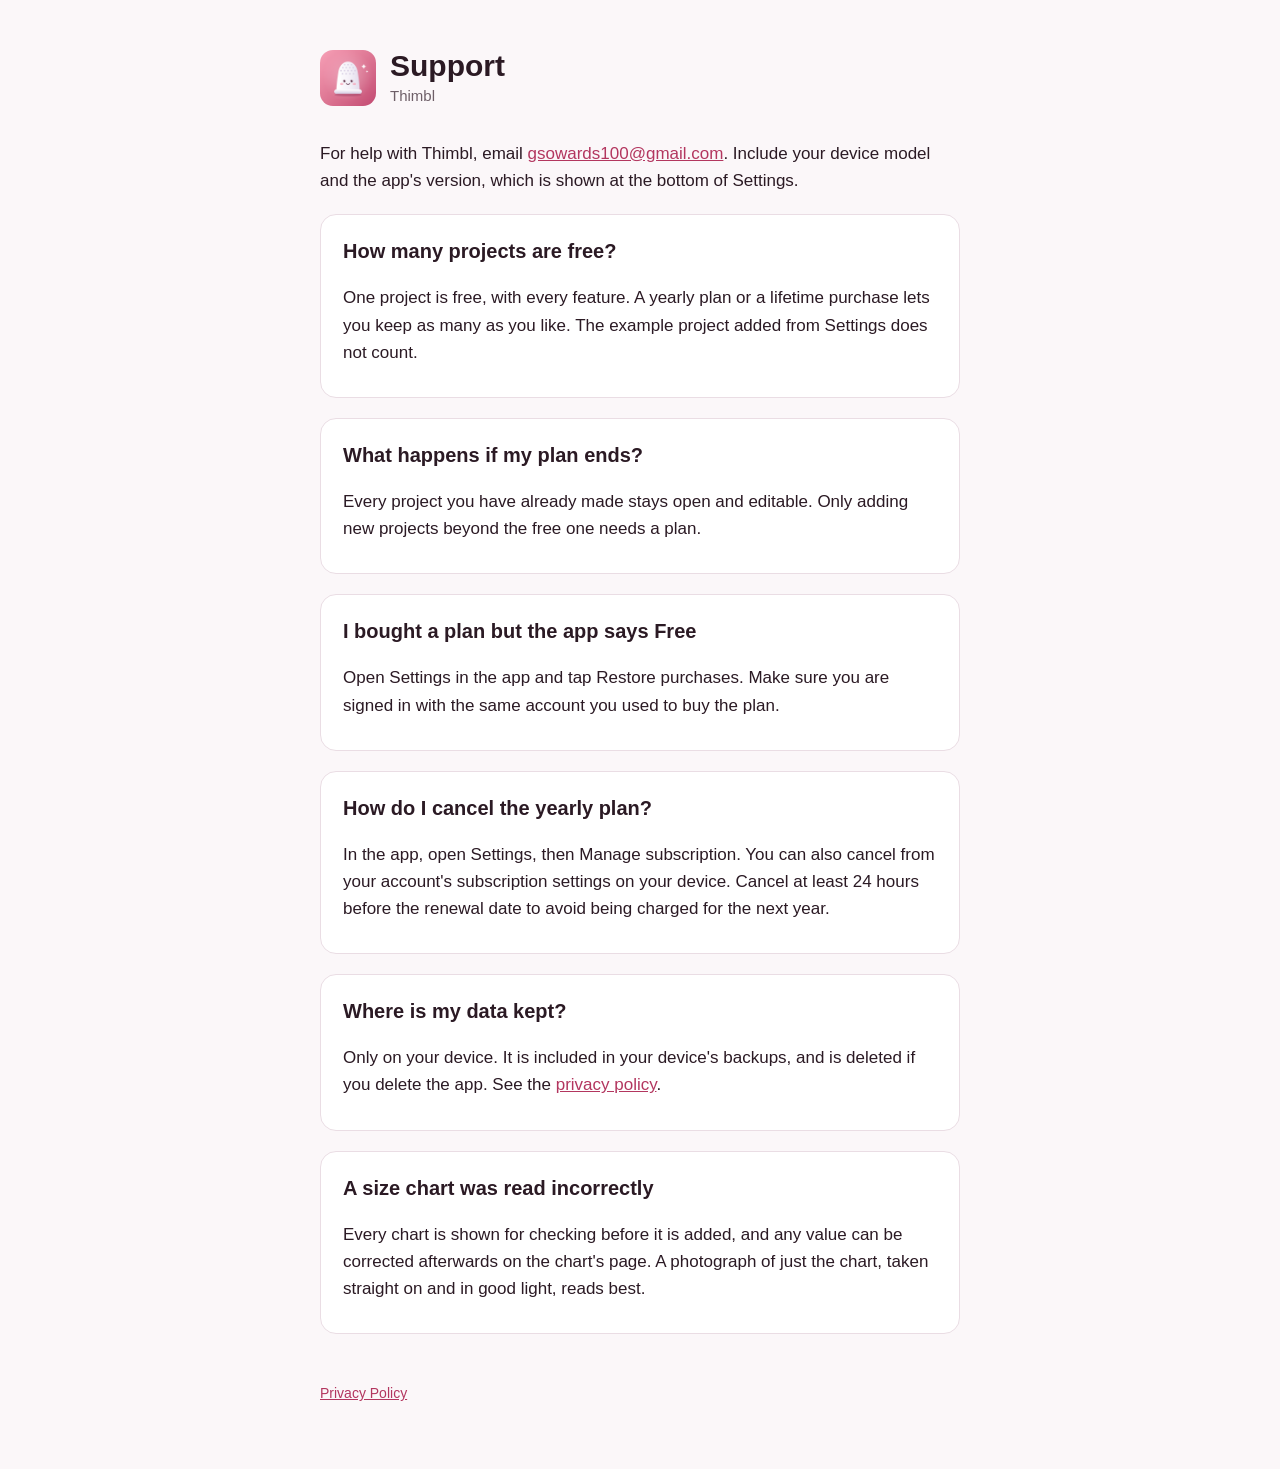
<file: index.html>
<!doctype html>
<html lang="en">
<head>
<meta charset="utf-8">
<meta name="viewport" content="width=device-width, initial-scale=1">
<title>Thimbl Support</title>
<link rel="stylesheet" href="style.css">
</head>
<body>
<main>
<header>
  <img src="icon.png" alt="">
  <div>
    <h1>Support</h1>
    <p>Thimbl</p>
  </div>
</header>

<p>For help with Thimbl, email <a href="mailto:gsowards100@gmail.com">gsowards100@gmail.com</a>. Include your device model and the app's version, which is shown at the bottom of Settings.</p>

<section class="card">
  <h2>How many projects are free?</h2>
  <p>One project is free, with every feature. A yearly plan or a lifetime purchase lets you keep as many as you like. The example project added from Settings does not count.</p>
</section>

<section class="card">
  <h2>What happens if my plan ends?</h2>
  <p>Every project you have already made stays open and editable. Only adding new projects beyond the free one needs a plan.</p>
</section>

<section class="card">
  <h2>I bought a plan but the app says Free</h2>
  <p>Open Settings in the app and tap Restore purchases. Make sure you are signed in with the same account you used to buy the plan.</p>
</section>

<section class="card">
  <h2>How do I cancel the yearly plan?</h2>
  <p>In the app, open Settings, then Manage subscription. You can also cancel from your account's subscription settings on your device. Cancel at least 24 hours before the renewal date to avoid being charged for the next year.</p>
</section>

<section class="card">
  <h2>Where is my data kept?</h2>
  <p>Only on your device. It is included in your device's backups, and is deleted if you delete the app. See the <a href="privacy.html">privacy policy</a>.</p>
</section>

<section class="card">
  <h2>A size chart was read incorrectly</h2>
  <p>Every chart is shown for checking before it is added, and any value can be corrected afterwards on the chart's page. A photograph of just the chart, taken straight on and in good light, reads best.</p>
</section>

<footer><a href="privacy.html">Privacy Policy</a></footer>
</main>
</body>
</html>
</file>
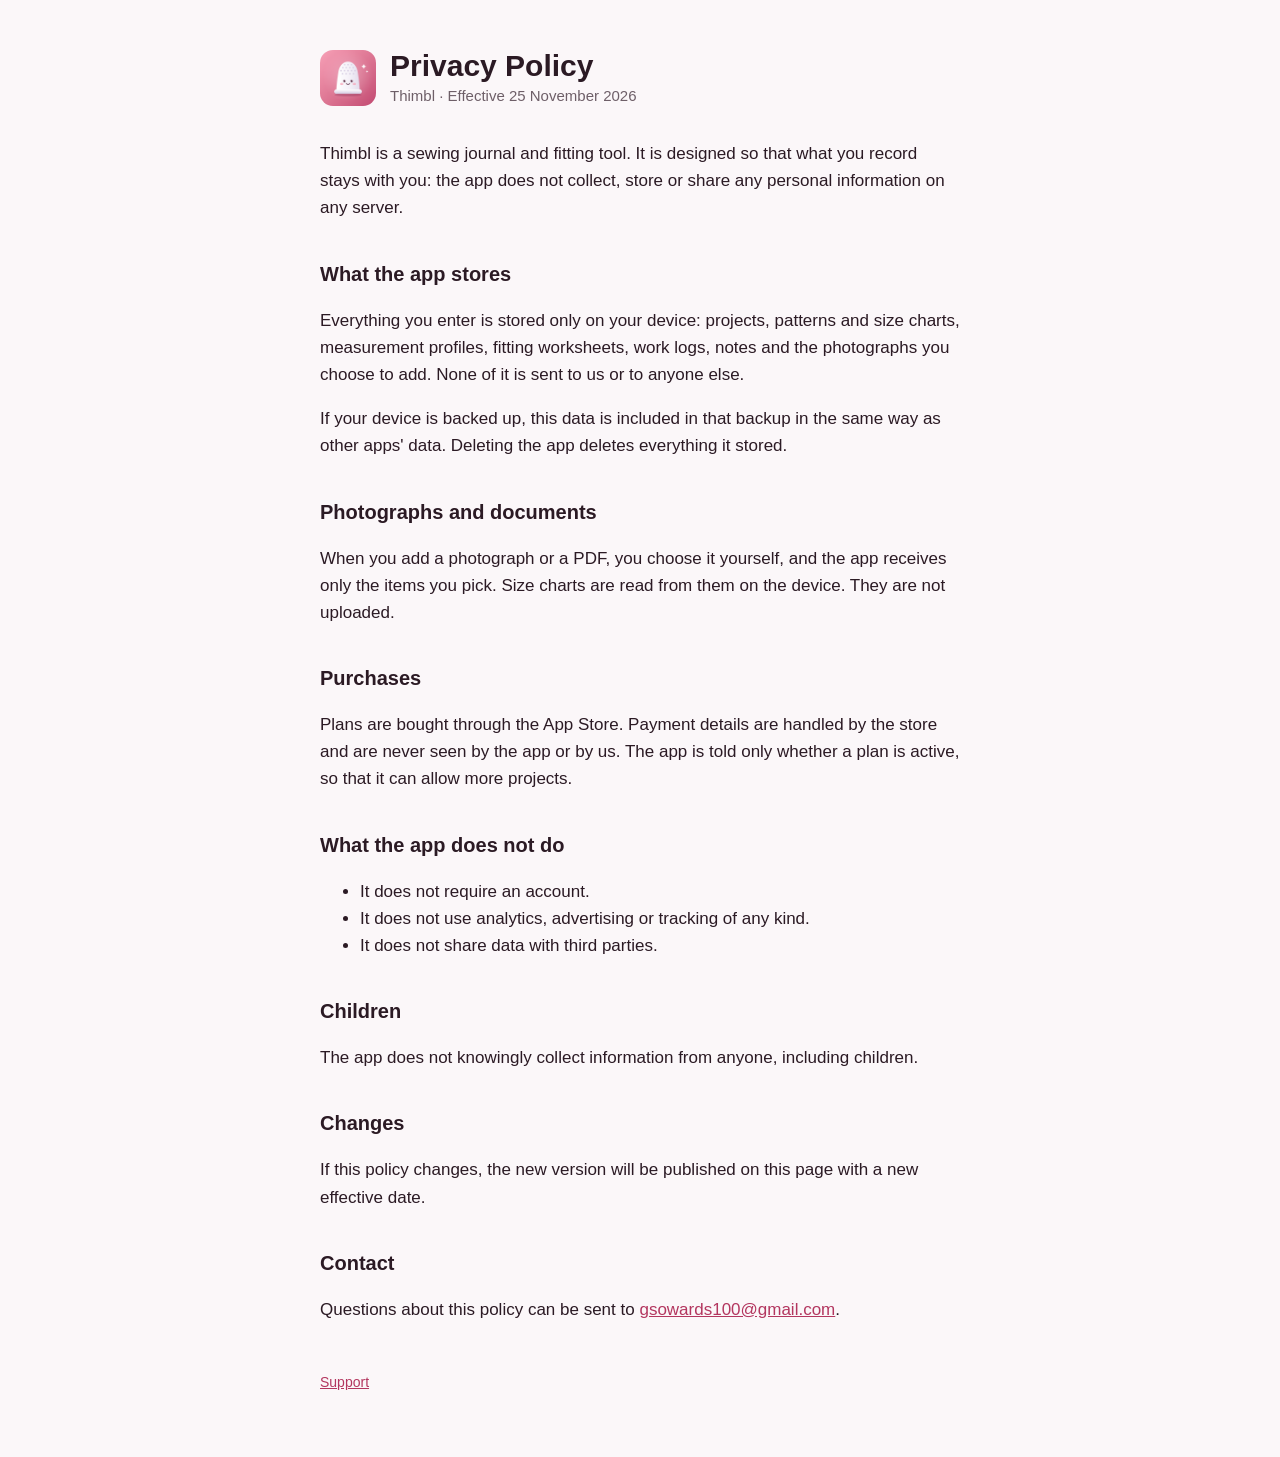
<file: privacy.html>
<!doctype html>
<html lang="en">
<head>
<meta charset="utf-8">
<meta name="viewport" content="width=device-width, initial-scale=1">
<title>Thimbl Privacy Policy</title>
<link rel="stylesheet" href="style.css">
</head>
<body>
<main>
<header>
  <img src="icon.png" alt="">
  <div>
    <h1>Privacy Policy</h1>
    <p>Thimbl &middot; Effective 25 November 2026</p>
  </div>
</header>

<p>Thimbl is a sewing journal and fitting tool. It is designed so that what you record stays with you: the app does not collect, store or share any personal information on any server.</p>

<h2>What the app stores</h2>
<p>Everything you enter is stored only on your device: projects, patterns and size charts, measurement profiles, fitting worksheets, work logs, notes and the photographs you choose to add. None of it is sent to us or to anyone else.</p>
<p>If your device is backed up, this data is included in that backup in the same way as other apps' data. Deleting the app deletes everything it stored.</p>

<h2>Photographs and documents</h2>
<p>When you add a photograph or a PDF, you choose it yourself, and the app receives only the items you pick. Size charts are read from them on the device. They are not uploaded.</p>

<h2>Purchases</h2>
<p>Plans are bought through the App Store. Payment details are handled by the store and are never seen by the app or by us. The app is told only whether a plan is active, so that it can allow more projects.</p>

<h2>What the app does not do</h2>
<ul>
  <li>It does not require an account.</li>
  <li>It does not use analytics, advertising or tracking of any kind.</li>
  <li>It does not share data with third parties.</li>
</ul>

<h2>Children</h2>
<p>The app does not knowingly collect information from anyone, including children.</p>

<h2>Changes</h2>
<p>If this policy changes, the new version will be published on this page with a new effective date.</p>

<h2>Contact</h2>
<p>Questions about this policy can be sent to <a href="mailto:gsowards100@gmail.com">gsowards100@gmail.com</a>.</p>

<footer><a href="support.html">Support</a></footer>
</main>
</body>
</html>
</file>
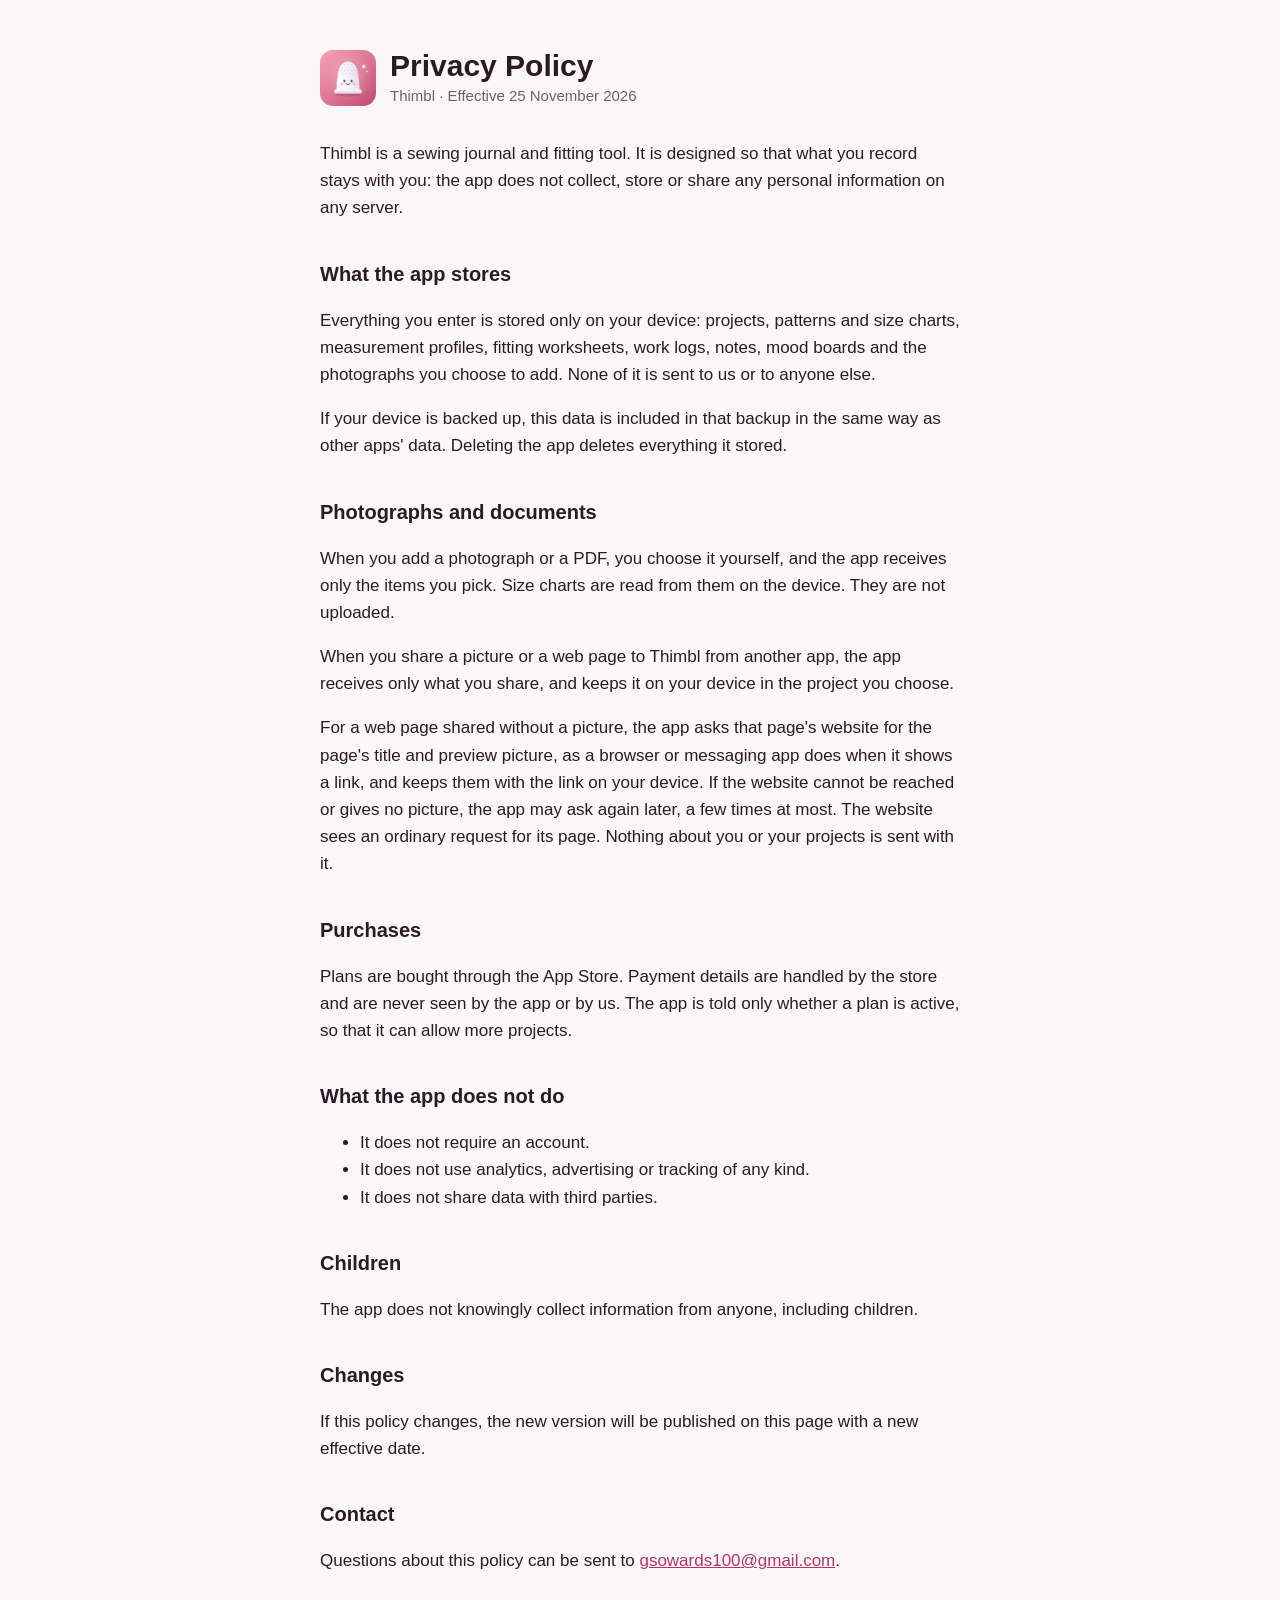
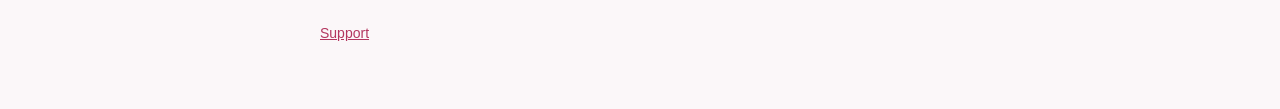
<file: docs/privacy.html>
<!doctype html>
<html lang="en">
<head>
<meta charset="utf-8">
<meta name="viewport" content="width=device-width, initial-scale=1">
<title>Thimbl Privacy Policy</title>
<link rel="stylesheet" href="style.css">
</head>
<body>
<main>
<header>
  <img src="icon.png" alt="">
  <div>
    <h1>Privacy Policy</h1>
    <p>Thimbl &middot; Effective 25 November 2026</p>
  </div>
</header>

<p>Thimbl is a sewing journal and fitting tool. It is designed so that what you record stays with you: the app does not collect, store or share any personal information on any server.</p>

<h2>What the app stores</h2>
<p>Everything you enter is stored only on your device: projects, patterns and size charts, measurement profiles, fitting worksheets, work logs, notes, mood boards and the photographs you choose to add. None of it is sent to us or to anyone else.</p>
<p>If your device is backed up, this data is included in that backup in the same way as other apps' data. Deleting the app deletes everything it stored.</p>

<h2>Photographs and documents</h2>
<p>When you add a photograph or a PDF, you choose it yourself, and the app receives only the items you pick. Size charts are read from them on the device. They are not uploaded.</p>
<p>When you share a picture or a web page to Thimbl from another app, the app receives only what you share, and keeps it on your device in the project you choose.</p>
<p>For a web page shared without a picture, the app asks that page's website for the page's title and preview picture, as a browser or messaging app does when it shows a link, and keeps them with the link on your device. If the website cannot be reached or gives no picture, the app may ask again later, a few times at most. The website sees an ordinary request for its page. Nothing about you or your projects is sent with it.</p>

<h2>Purchases</h2>
<p>Plans are bought through the App Store. Payment details are handled by the store and are never seen by the app or by us. The app is told only whether a plan is active, so that it can allow more projects.</p>

<h2>What the app does not do</h2>
<ul>
  <li>It does not require an account.</li>
  <li>It does not use analytics, advertising or tracking of any kind.</li>
  <li>It does not share data with third parties.</li>
</ul>

<h2>Children</h2>
<p>The app does not knowingly collect information from anyone, including children.</p>

<h2>Changes</h2>
<p>If this policy changes, the new version will be published on this page with a new effective date.</p>

<h2>Contact</h2>
<p>Questions about this policy can be sent to <a href="mailto:gsowards100@gmail.com">gsowards100@gmail.com</a>.</p>

<footer><a href="support.html">Support</a></footer>
</main>
</body>
</html>
</file>
<file: style.css>
:root {
  --ink: #2b1a24;
  --muted: #6e5f68;
  --accent: #b3365f;
  --page: #fbf7f9;
  --card: #ffffff;
  --rule: #eadde4;
}
@media (prefers-color-scheme: dark) {
  :root {
    --ink: #f4eaf0;
    --muted: #b8a9b2;
    --accent: #f2809f;
    --page: #17121a;
    --card: #221a25;
    --rule: #3a2e3d;
  }
}
* { box-sizing: border-box; }
body {
  margin: 0;
  background: var(--page);
  color: var(--ink);
  font: 17px/1.6 -apple-system, BlinkMacSystemFont, "Segoe UI", Roboto, sans-serif;
}
main { max-width: 680px; margin: 0 auto; padding: 48px 20px 64px; }
header { display: flex; align-items: center; gap: 14px; margin-bottom: 32px; }
header img { width: 56px; height: 56px; border-radius: 13px; }
header p { margin: 0; color: var(--muted); font-size: 15px; }
h1 { font-size: 30px; line-height: 1.2; margin: 0; }
h2 { font-size: 20px; margin: 36px 0 8px; }
p, li { color: var(--ink); }
.muted { color: var(--muted); font-size: 15px; }
a { color: var(--accent); }
section.card {
  background: var(--card);
  border: 1px solid var(--rule);
  border-radius: 16px;
  padding: 4px 22px 14px;
  margin-top: 20px;
}
footer { margin-top: 48px; color: var(--muted); font-size: 14px; }
section.card h2 { margin-top: 16px; }
</file>
<file: docs/style.css>
:root {
  --ink: #2b1a24;
  --muted: #6e5f68;
  --accent: #b3365f;
  --page: #fbf7f9;
  --card: #ffffff;
  --rule: #eadde4;
}
@media (prefers-color-scheme: dark) {
  :root {
    --ink: #f4eaf0;
    --muted: #b8a9b2;
    --accent: #f2809f;
    --page: #17121a;
    --card: #221a25;
    --rule: #3a2e3d;
  }
}
* { box-sizing: border-box; }
body {
  margin: 0;
  background: var(--page);
  color: var(--ink);
  font: 17px/1.6 -apple-system, BlinkMacSystemFont, "Segoe UI", Roboto, sans-serif;
}
main { max-width: 680px; margin: 0 auto; padding: 48px 20px 64px; }
header { display: flex; align-items: center; gap: 14px; margin-bottom: 32px; }
header img { width: 56px; height: 56px; border-radius: 13px; }
header p { margin: 0; color: var(--muted); font-size: 15px; }
h1 { font-size: 30px; line-height: 1.2; margin: 0; }
h2 { font-size: 20px; margin: 36px 0 8px; }
p, li { color: var(--ink); }
.muted { color: var(--muted); font-size: 15px; }
a { color: var(--accent); }
section.card {
  background: var(--card);
  border: 1px solid var(--rule);
  border-radius: 16px;
  padding: 4px 22px 14px;
  margin-top: 20px;
}
footer { margin-top: 48px; color: var(--muted); font-size: 14px; }
section.card h2 { margin-top: 16px; }
</file>
